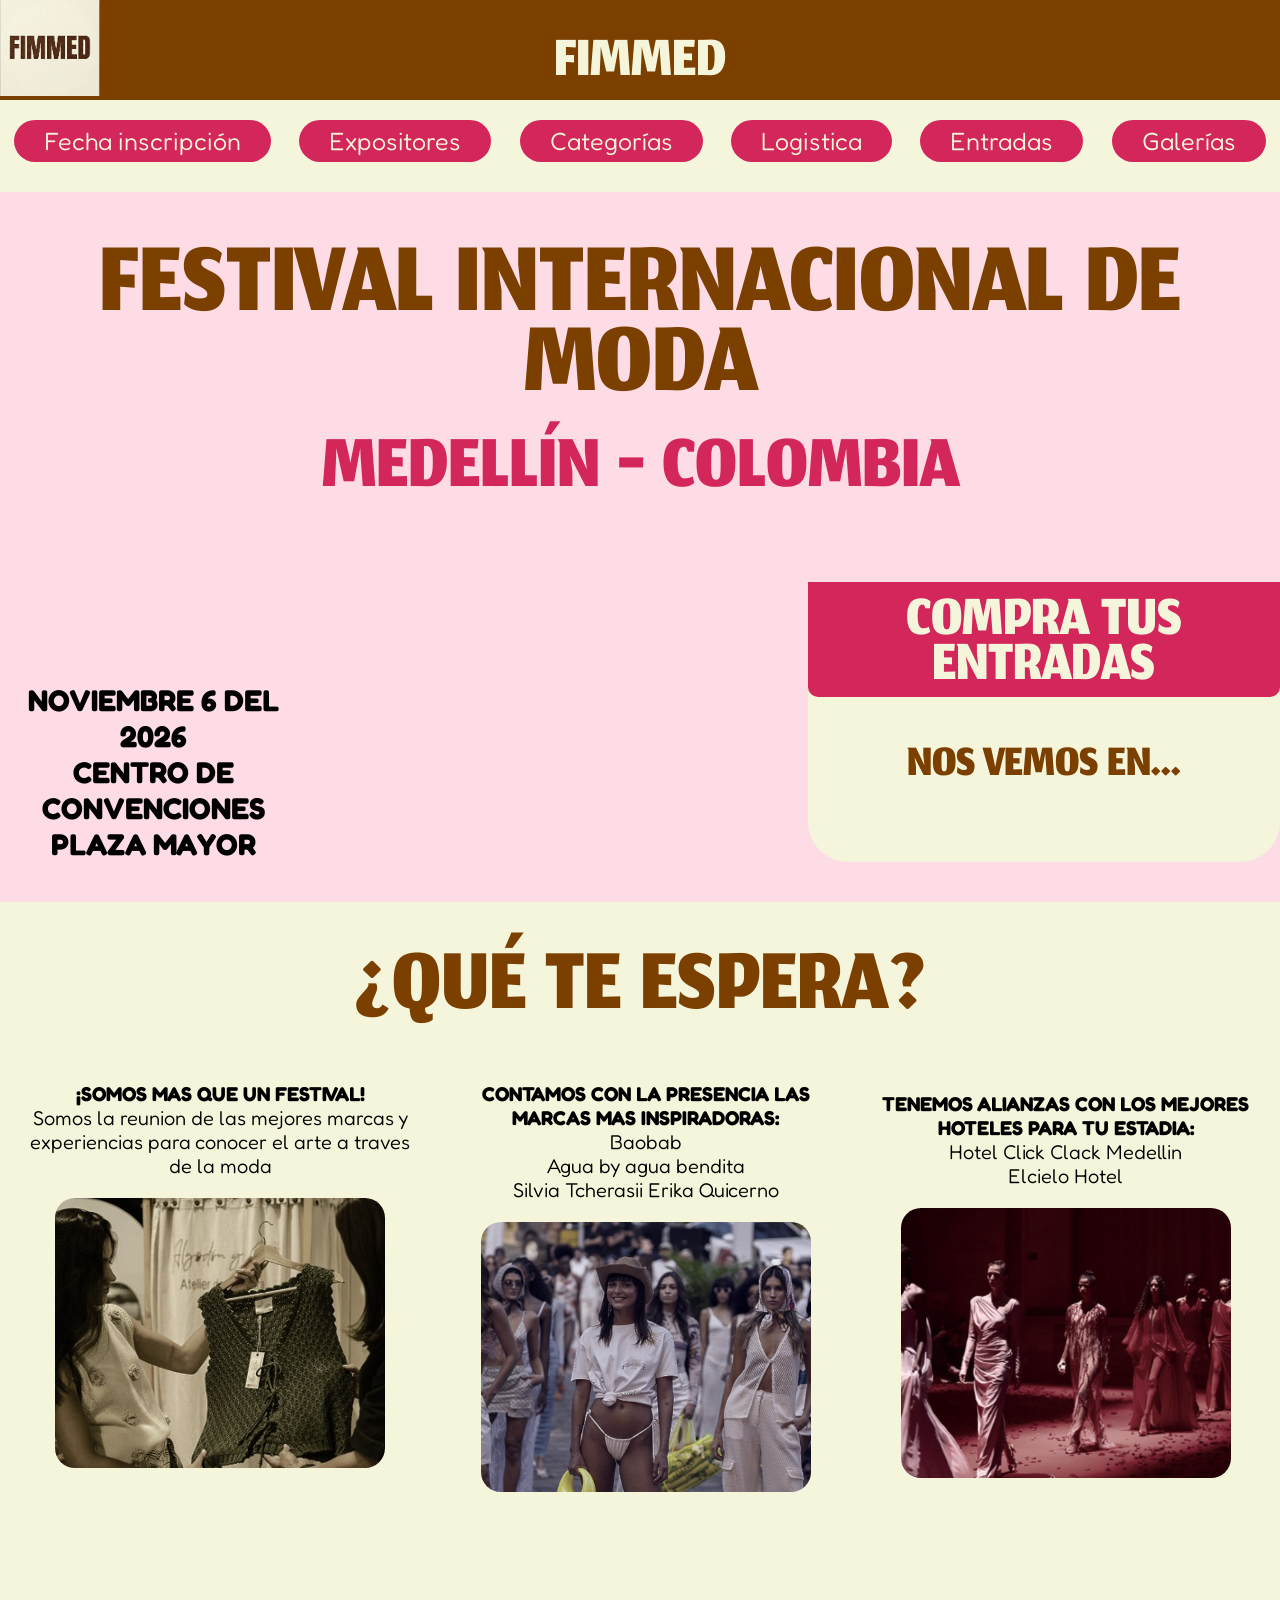
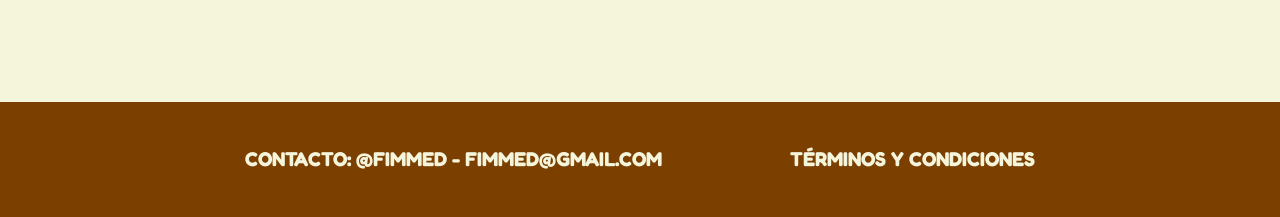
<file: Index.html>
<!DOCTYPE html>
<html lang="en">

<head>
    <meta charset="UTF-8">
    <meta name="viewport" content="width=device-width, initial-scale=1.0">
    <title>diseño</title>
    <link rel="stylesheet" href="../css/estilos.css">
    <link rel="preconnect" href="https://fonts.googleapis.com">
    <link rel="preconnect" href="https://fonts.gstatic.com" crossorigin>
    <link href="https://fonts.googleapis.com/css2?family=Jomhuria&display=swap" rel="stylesheet">
    <link rel="preconnect" href="https://fonts.googleapis.com">
    <link rel="preconnect" href="https://fonts.gstatic.com" crossorigin>
    <link href="https://fonts.googleapis.com/css2?family=Fredoka:wght@300..700&family=Jomhuria&display=swap"
        rel="stylesheet">
</head>

<body>
    <header>
        <h1>FIMMED</h1>
    </header>
    <button>Menú</button>
    <nav> 
        <ul>
            <li><a href="">Fecha inscripción</a></li>
            <li><a href="">Expositores</a></li>
            <li><a href="">Categorías</a></li>
            <li><a href="">Logistica</a></li>
            <li><a href="diseño2.html">Entradas</a></li>
            <li><a href="">Galerías</a></li>
        </ul>
    </nav>
    <div class="intro">

        <h1>FESTIVAL INTERNACIONAL DE MODA</h1>
        <h2>MEDELLÍN - COLOMBIA</h2>
        <div class="intro2">
            <P><b>NOVIEMBRE 6 DEL 2026 <br> CENTRO DE CONVENCIONES <br> PLAZA MAYOR</b></P>

            <div class="reloj">
                <h1 class="buy">COMPRA TUS ENTRADAS</h1>
                <h2>NOS VEMOS EN...</h2>
            </div>
        </div>
    </div>

    <section>
        <h1>¿QUÉ TE ESPERA?</h1>
        <div class="arts">
            <article>
                <p><b>¡SOMOS MAS QUE UN FESTIVAL!</b><br>
                    Somos la reunion de las mejores marcas y experiencias para conocer el arte a traves de la moda </p>
                <img src="../img/art1.png" alt="">
            </article>
            <article>
                <p><b>CONTAMOS CON LA PRESENCIA LAS MARCAS MAS INSPIRADORAS:<br></b>
                    Baobab <br>
                    Agua by agua bendita<br>
                    Silvia Tcherasii
                    Erika Quicerno </p><img src="../img/art2.png" alt="">
            </article>
            <article>
                <p></p><b>TENEMOS ALIANZAS CON LOS MEJORES HOTELES PARA TU ESTADIA:</b><br>
                Hotel Click Clack Medellin <br>
                Elcielo Hotel </p><img src="../img/art3.png" alt="">
            </article>
        </div>
    </section>
     <section class="seccion-dos">
        <h1>¿QUÉ TE ESPERA?</h1>
        <div class="arts">
            <article>
                <p><b>¡SOMOS MAS QUE UN FESTIVAL!</b><br>
                    Somos la reunion de las mejores marcas y experiencias para conocer el arte a traves de la moda </p>
                <img src="../img/art1.png" alt="">
            </article>
            <article>
                <img src="../img/art2.png" alt=""><p><b>CONTAMOS CON LA PRESENCIA LAS MARCAS MAS INSPIRADORAS:<br></b>
                    Baobab <br>
                    Agua by agua bendita<br>
                    Silvia Tcherasii
                    Erika Quicerno </p>
            </article>
            <article>
                <p><b>TENEMOS ALIANZAS CON LOS MEJORES HOTELES PARA TU ESTADIA:</b><br>
                Hotel Click Clack Medellin <br>
                Elcielo Hotel </p><img src="../img/art3.png" alt="">
            </article>
        </div>
     </section>
    <footer>
        <p> <a href=""><b>CONTACTO: @FIMMED - FIMMED@GMAIL.COM</b></a></p>
        <p><a href=""><b>TÉRMINOS Y CONDICIONES </b></a></p>
    </footer>
</body>

</html>
</file>
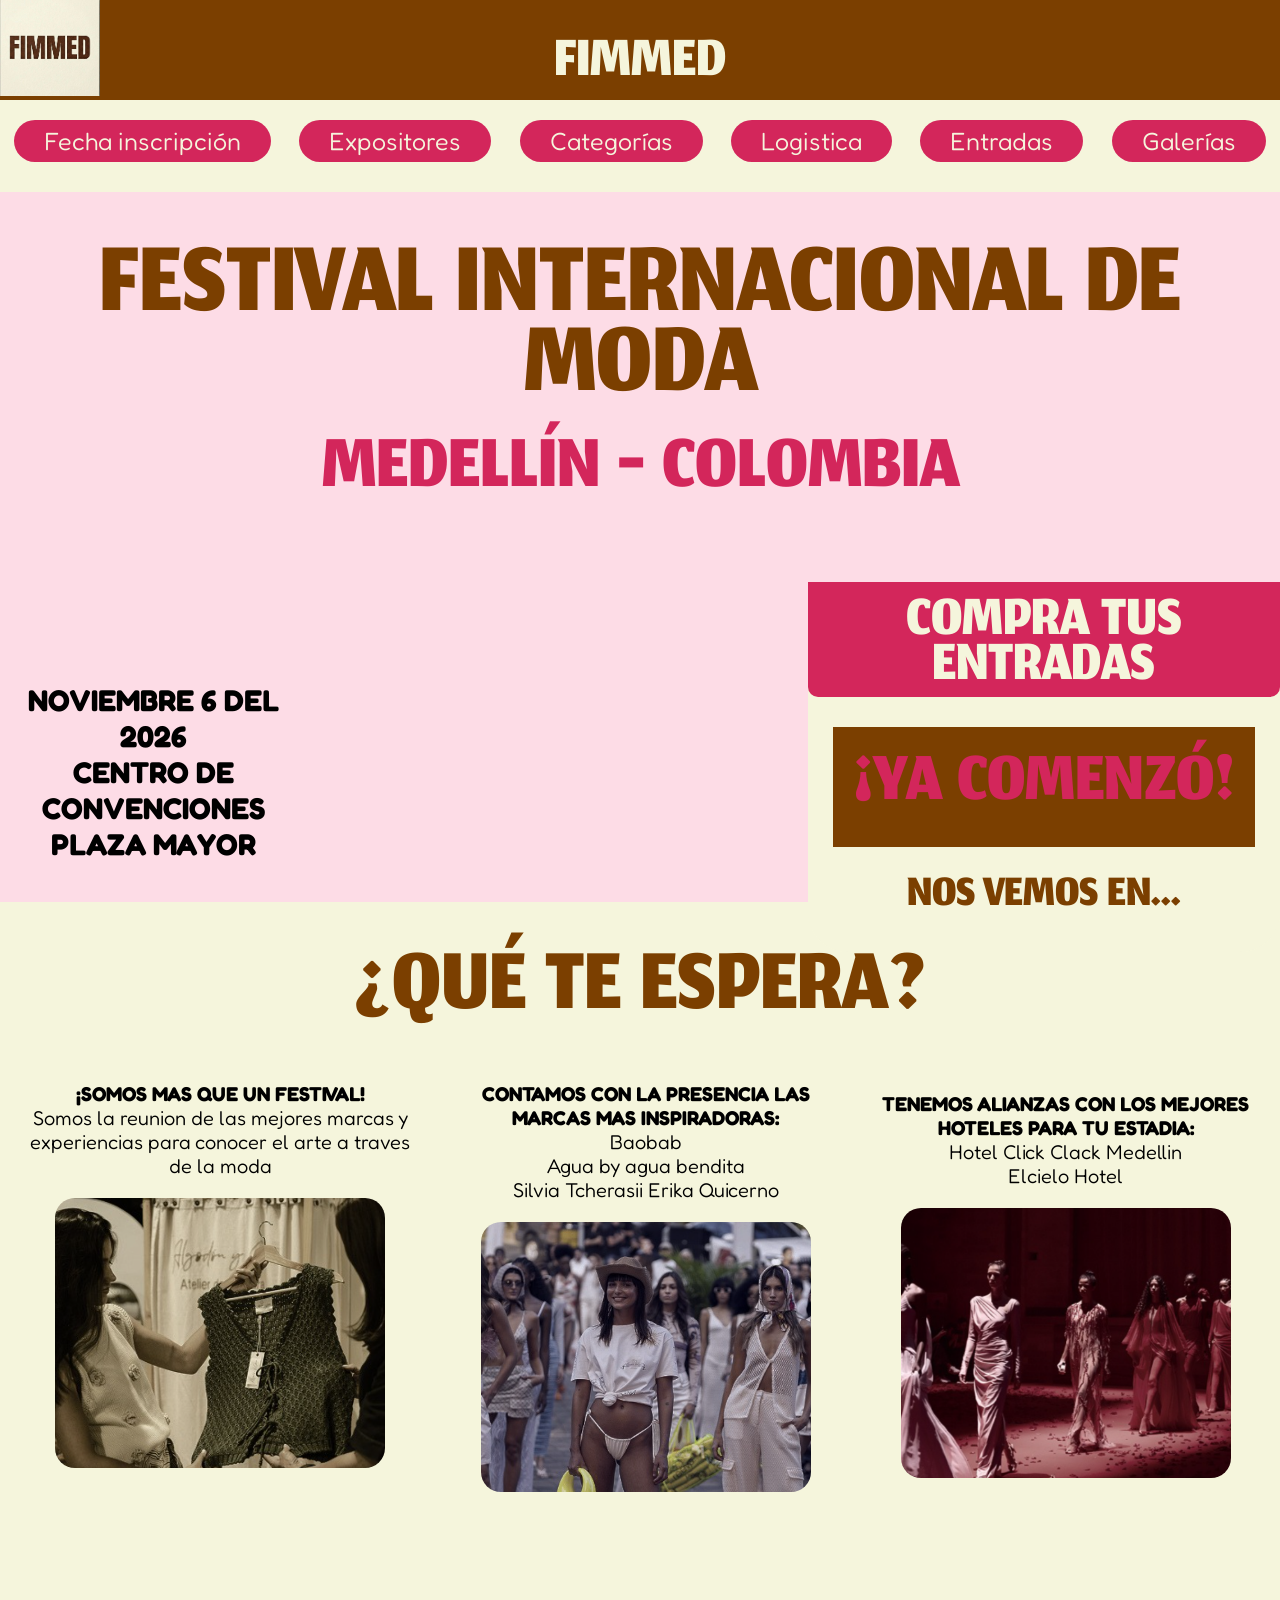
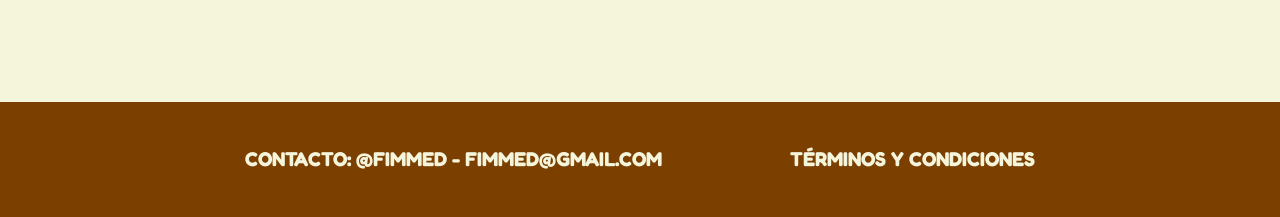
<file: index.html>
<!DOCTYPE html>
<html lang="en">

<head>
    <meta charset="UTF-8">
    <meta name="viewport" content="width=device-width, initial-scale=1.0">
    <title>index</title>
    <link rel="stylesheet" href="css/estilos.css">
    <link rel="preconnect" href="https://fonts.googleapis.com">
    <link rel="preconnect" href="https://fonts.gstatic.com" crossorigin>
    <link href="https://fonts.googleapis.com/css2?family=Jomhuria&display=swap" rel="stylesheet">
    <link rel="preconnect" href="https://fonts.googleapis.com">
    <link rel="preconnect" href="https://fonts.gstatic.com" crossorigin>
    <link href="https://fonts.googleapis.com/css2?family=Fredoka:wght@300..700&family=Jomhuria&display=swap"
        rel="stylesheet">
</head>

<body>
    <header>
        <h1>FIMMED</h1>
    </header>
    <button>Menú</button>
    <nav>
        <ul>
            <li><a href="">Fecha inscripción</a></li>
            <li><a href="">Expositores</a></li>
            <li><a href="categorias.html">Categorías</a></li>
            <li><a href="">Logistica</a></li>
            <li><a href="entradas.html">Entradas</a></li>
            <li><a href="">Galerías</a></li>
        </ul>
    </nav>
    <div class="intro">

        <h1>FESTIVAL INTERNACIONAL DE MODA</h1>
        <h2>MEDELLÍN - COLOMBIA</h2>
        <div class="intro2">
            <P><b>NOVIEMBRE 6 DEL 2026 <br> CENTRO DE CONVENCIONES <br> PLAZA MAYOR</b></P>
            
            <div class="reloj">
                <h1 class="buy">COMPRA TUS ENTRADAS</h1>

                <div class="contador-container">
                    <div class="tiempo-bloque">
                        <span>DÍAS</span>
                        <div class="tarjeta" id="dias">00</div>
                    </div>

                    <span class="separador">:</span>

                    <div class="tiempo-bloque">
                        <span>HORAS</span>
                        <div class="tarjeta" id="horas">00</div>
                    </div>

                    <span class="separador">:</span>

                    <div class="tiempo-bloque">
                        <span>MIN</span>
                        <div class="tarjeta" id="minutos">00</div>
                    </div>
                </div>

                <h2>NOS VEMOS EN...</h2>
            </div>
        </div>
    </div>

    <section>
        <h1>¿QUÉ TE ESPERA?</h1>
        <div class="arts">
            <article>
                <p><b>¡SOMOS MAS QUE UN FESTIVAL!</b><br>
                    Somos la reunion de las mejores marcas y experiencias para conocer el arte a traves de la moda </p>
                <img src="img/art1.png" alt="">
            </article>
            <article>
                <p><b>CONTAMOS CON LA PRESENCIA LAS MARCAS MAS INSPIRADORAS:<br></b>
                    Baobab <br>
                    Agua by agua bendita<br>
                    Silvia Tcherasii
                    Erika Quicerno </p><img src="img/art2.png" alt="">
            </article>
            <article>
                <p></p><b>TENEMOS ALIANZAS CON LOS MEJORES HOTELES PARA TU ESTADIA:</b><br>
                Hotel Click Clack Medellin <br>
                Elcielo Hotel </p><img src="img/art3.png" alt="">
            </article>
        </div>
    </section>
    <section class="seccion-dos">
        <h1>¿QUÉ TE ESPERA?</h1>
        <div class="arts">
            <article>
                <p><b>¡SOMOS MAS QUE UN FESTIVAL!</b><br>
                    Somos la reunion de las mejores marcas y experiencias para conocer el arte a traves de la moda </p>
                <img src="img/art1.png" alt="">
            </article>
            <article>
                <img src="img/art2.png" alt="">
                <p><b>CONTAMOS CON LA PRESENCIA LAS MARCAS MAS INSPIRADORAS:<br></b>
                    Baobab <br>
                    Agua by agua bendita<br>
                    Silvia Tcherasii
                    Erika Quicerno </p>
            </article>
            <article>
                <p><b>TENEMOS ALIANZAS CON LOS MEJORES HOTELES PARA TU ESTADIA:</b><br>
                    Hotel Click Clack Medellin <br>
                    Elcielo Hotel </p><img src="img/art3.png" alt="">
            </article>
        </div>
    </section>
    <footer>
        <p> <a href=""><b>CONTACTO: @FIMMED - FIMMED@GMAIL.COM</b></a></p>
        <p><a href=""><b>TÉRMINOS Y CONDICIONES </b></a></p>
    </footer>
    <script>
    // Definimos la fecha en la que inicia el festival (6 de Noviembre de 2026)
    const fechaEvento = new Date('November 6, 2026 00:00:00').getTime();

    const countdown = setInterval(function() {
        // Obtener la fecha y hora actual
        const ahora = new Date().getTime();
        
        // Calcular la distancia/tiempo restante
        const distancia = fechaEvento - ahora;
        
        // Cálculos de tiempo para Días, Horas y Minutos
        const dias = Math.floor(distancia / (1000 * 60 * 60 * 24));
        const horas = Math.floor((distancia % (1000 * 60 * 60 * 24)) / (1000 * 60 * 60));
        const minutos = Math.floor((distancia % (1000 * 60 * 60)) / (1000 * 60));
        
        // Formatear para que siempre muestre dos dígitos (ej. 06 en lugar de 6)
        const formatoDias = dias < 10 ? '0' + dias : dias;
        const formatoHoras = horas < 10 ? '0' + horas : horas;
        const formatoMinutos = minutos < 10 ? '0' + minutos : minutos;
        
        // Insertar los resultados en las tarjetas correspondientes
        document.getElementById('dias').innerHTML = formatoDias;
        document.getElementById('horas').innerHTML = formatoHoras;
        document.getElementById('minutos').innerHTML = formatoMinutos;
        
        // Si la cuenta regresiva termina
        if (distancia < 0) {
            clearInterval(countdown);
            document.querySelector('.contador-container').innerHTML = "<div class='tarjeta' style='width:auto; padding: 0 20px;'>¡YA COMENZÓ!</div>";
        }
    }, 1000);
</script>
</body>

</html>
</file>
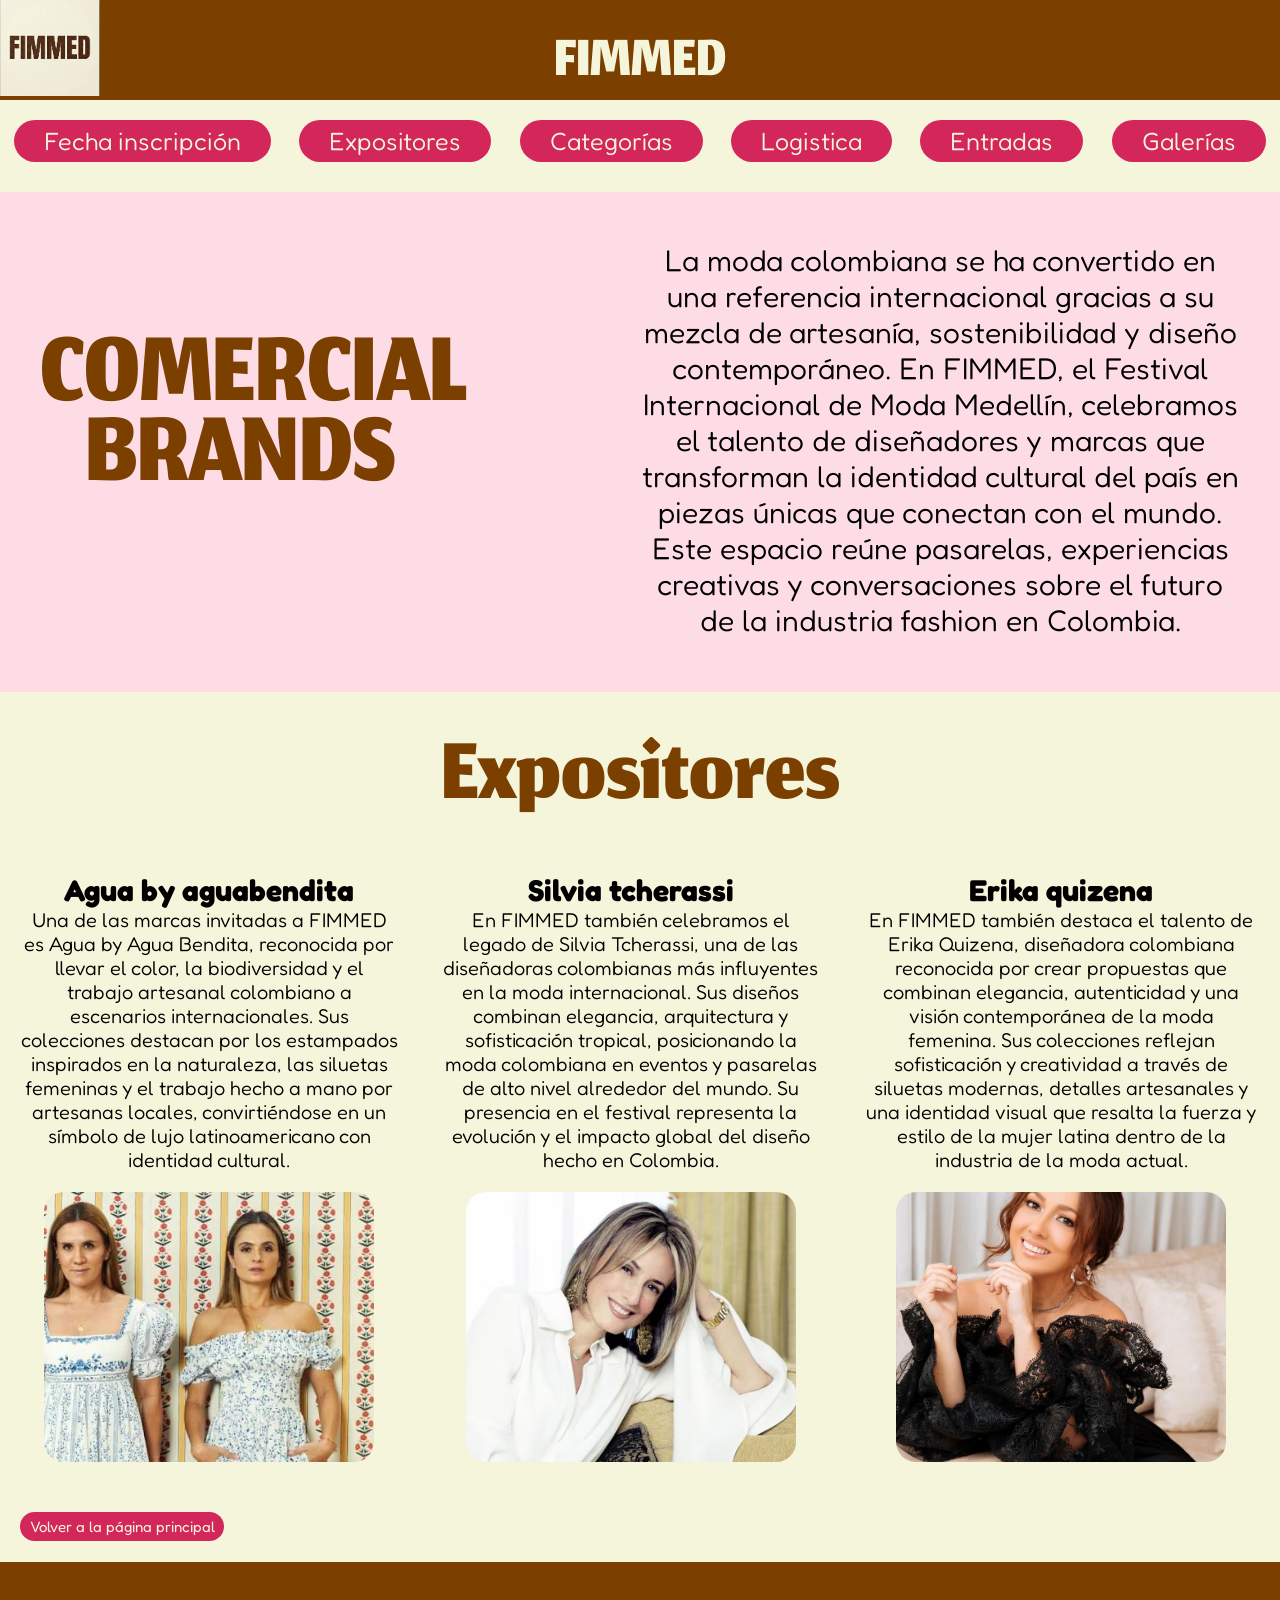
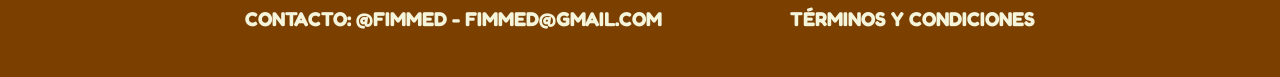
<file: categorias.html>
<!DOCTYPE html>
<html lang="en">

<head>
    <meta charset="UTF-8">
    <meta name="viewport" content="width=device-width, initial-scale=1.0">
    <title>categorias</title>
    <link rel="stylesheet" href="css/estilos.css">
    <link rel="preconnect" href="https://fonts.googleapis.com">
    <link rel="preconnect" href="https://fonts.gstatic.com" crossorigin>
    <link href="https://fonts.googleapis.com/css2?family=Jomhuria&display=swap" rel="stylesheet">
    <link rel="preconnect" href="https://fonts.googleapis.com">
    <link rel="preconnect" href="https://fonts.gstatic.com" crossorigin>
    <link href="https://fonts.googleapis.com/css2?family=Fredoka:wght@300..700&family=Jomhuria&display=swap"
        rel="stylesheet">
</head>

<body>
    <header>
        <h1>FIMMED</h1>
    </header>
    <button>Menú</button>
    <nav>
        <ul>
            <li><a href="">Fecha inscripción</a></li>
            <li><a href="">Expositores</a></li>
            <li><a href="categorias.html">Categorías</a></li>
            <li><a href="">Logistica</a></li>
            <li><a href="entradas.html">Entradas</a></li>
            <li><a href="">Galerías</a></li>
        </ul>
    </nav>
    <div class="intro3">

        <h1>COMERCIAL BRANDS</h1>
        <div class="intro4">
            <P>La moda colombiana se ha convertido en una referencia internacional gracias a su mezcla de artesanía,
                sostenibilidad y diseño contemporáneo. En FIMMED, el Festival Internacional de Moda Medellín, celebramos
                el talento de diseñadores y marcas que transforman la identidad cultural del país en piezas únicas que
                conectan con el mundo. Este espacio reúne pasarelas, experiencias creativas y conversaciones sobre el
                futuro de la industria fashion en Colombia.
            </P>
        </div>
    </div>

    <section class="expo">
        <h1>Expositores</h1>
        <div class="arts">
            <article>
                <h2><b>Agua by aguabendita</b><br></h2>
                <p>Una de las marcas invitadas a FIMMED es Agua by Agua Bendita, reconocida por llevar el color, la
                    biodiversidad y el trabajo artesanal colombiano a escenarios internacionales. Sus colecciones
                    destacan por los estampados inspirados en la naturaleza, las siluetas femeninas y el trabajo hecho a
                    mano por artesanas locales, convirtiéndose en un símbolo de lujo latinoamericano con identidad
                    cultural.
                </p>
                <img src="img/agua.jpeg" alt="">
            </article>
            <article>
                <h2><b>Silvia tcherassi<br></b></h2>
                <p>
                    En FIMMED también celebramos el legado de Silvia Tcherassi, una de las diseñadoras colombianas más
                    influyentes en la moda internacional. Sus diseños combinan elegancia, arquitectura y sofisticación
                    tropical, posicionando la moda colombiana en eventos y pasarelas de alto nivel alrededor del mundo.
                    Su presencia en el festival representa la evolución y el impacto global del diseño hecho en
                    Colombia.
                </p><img src="img/silvia.jpeg" alt="">
            </article>
            <article>
                <h2><b>Erika quizena</b><br></h2>
                <p> En FIMMED también destaca el talento de Erika Quizena, diseñadora colombiana reconocida por crear
                    propuestas que combinan elegancia, autenticidad y una visión contemporánea de la moda femenina. Sus
                    colecciones reflejan sofisticación y creatividad a través de siluetas modernas, detalles artesanales
                    y una identidad visual que resalta la fuerza y estilo de la mujer latina dentro de la industria de
                    la moda actual.
                </p><img src="img/erika.jpeg" alt="">
            </article>
        </div>
    </section>
    <section class="seccion-dos">
        <h1>EXPOSITORES</h1>
        <div class="arts">
            <article class="senoras">
                <h2><b>Agua by aguabendita</b> <br></h2>
                <p>Una de las marcas invitadas a FIMMED es Agua by Agua Bendita, reconocida por llevar el color, la
                    biodiversidad y el trabajo artesanal colombiano a escenarios internacionales. Sus colecciones
                    destacan por los estampados inspirados en la naturaleza, las siluetas femeninas y el trabajo hecho a
                    mano por artesanas locales, convirtiéndose en un símbolo de lujo latinoamericano con identidad
                    cultural.
                </p>
                <img src="img/agua.jpeg" alt="">
            </article>
            <article class="senoras">
               
                <h2><b>Silvia tcherassi<br></b></h2>
                   <p> En FIMMED también celebramos el legado de Silvia Tcherassi, una de las diseñadoras colombianas más
                    influyentes en la moda internacional. Sus diseños combinan elegancia, arquitectura y sofisticación
                    tropical, posicionando la moda colombiana en eventos y pasarelas de alto nivel alrededor del mundo.
                    Su presencia en el festival representa la evolución y el impacto global del diseño hecho en
                    Colombia. </p> <img src="img/silvia.jpeg" alt="">
            </article>
            <article class="senoras">
                <h2><b>Erika quizena</b><br></h2>
                    <p>En FIMMED también destaca el talento de Erika Quizena, diseñadora colombiana reconocida por crear propuestas que combinan elegancia, autenticidad y una visión contemporánea de la moda femenina. Sus colecciones reflejan sofisticación y creatividad a través de siluetas modernas, detalles artesanales y una identidad visual que resalta la fuerza y estilo de la mujer latina dentro de la industria de la moda actual.
 </p><img src="img/erika.jpeg" alt="">
            </article>
        </div>
    </section>
     <div class="home"><a href="index.html">Volver a la página principal</a></div>
    <footer>
        <p> <a href=""><b>CONTACTO: @FIMMED - FIMMED@GMAIL.COM</b></a></p>
        <p><a href=""><b>TÉRMINOS Y CONDICIONES </b></a></p>
    </footer>
</body>

</html>
</file>
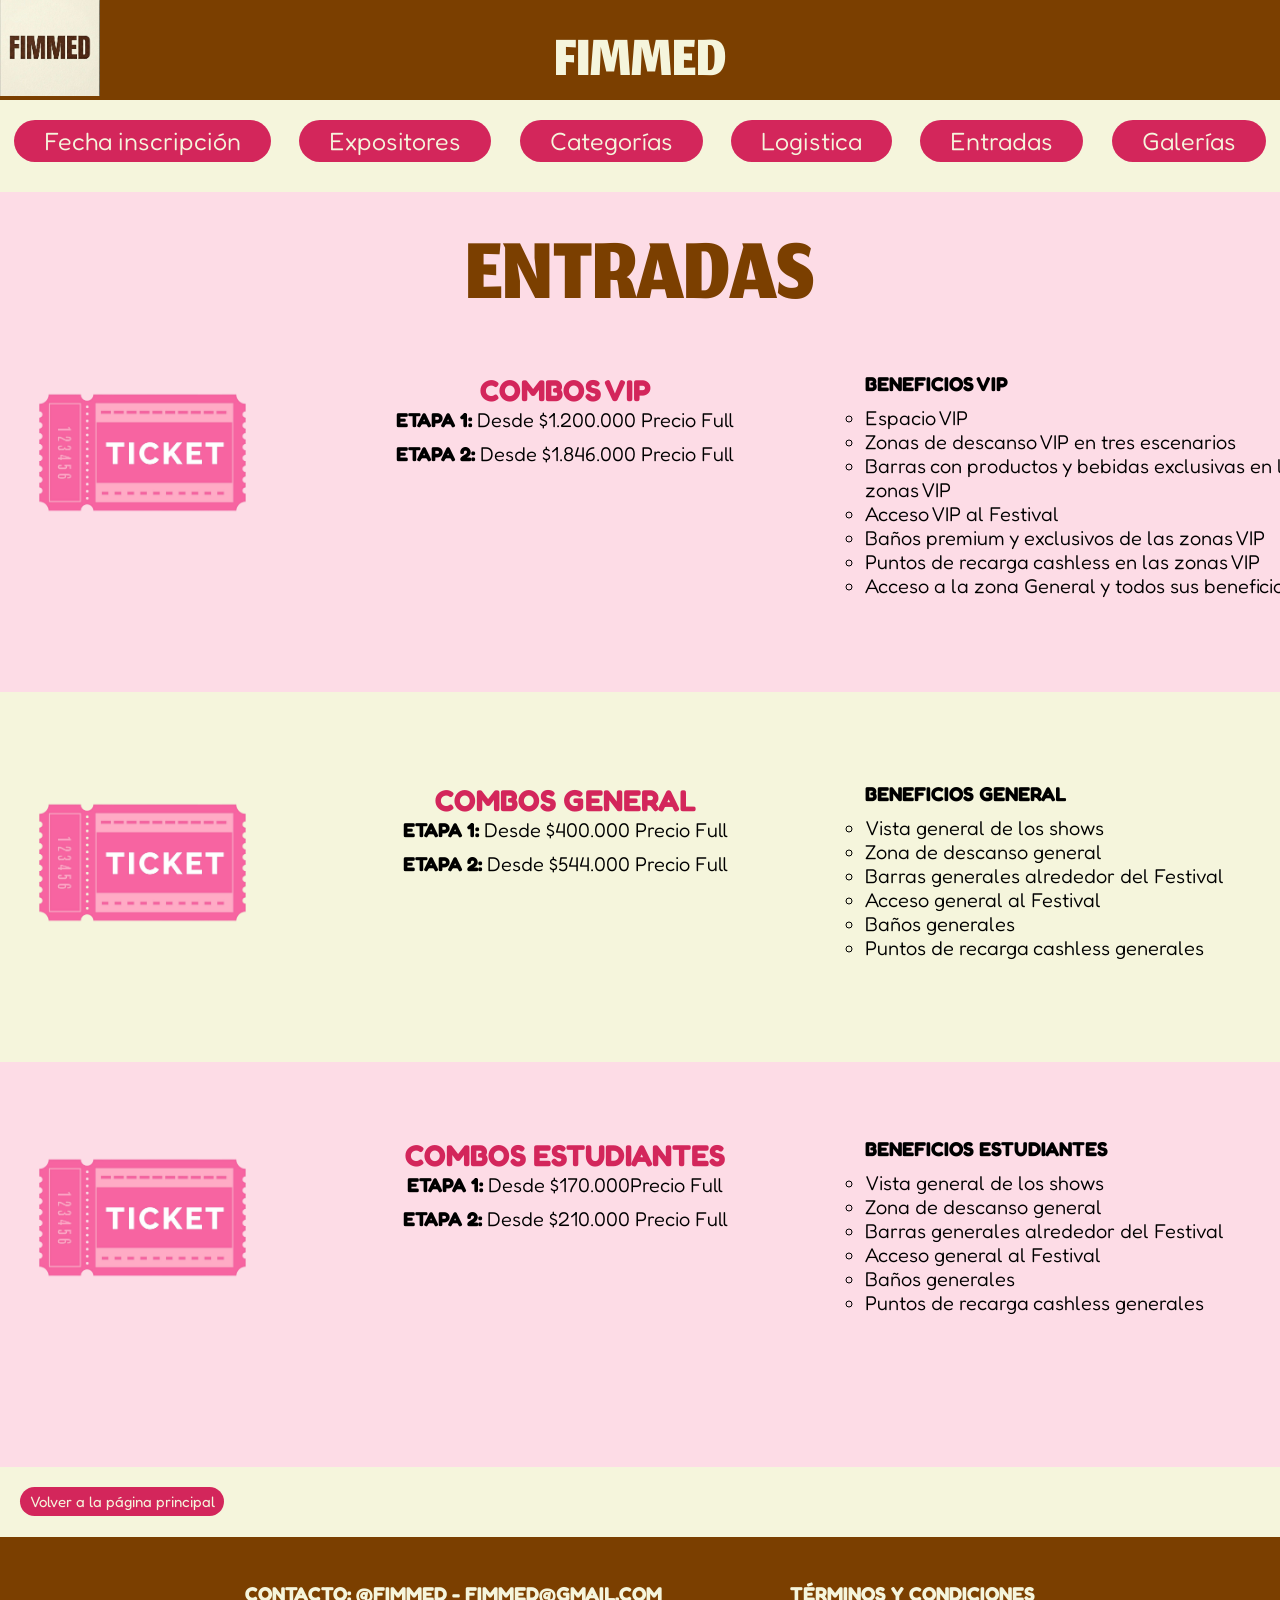
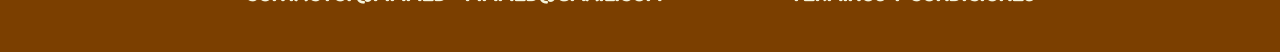
<file: entradas.html>
<!DOCTYPE html>
<html lang="en">

<head>
    <meta charset="UTF-8">
    <meta name="viewport" content="width=device-width, initial-scale=1.0">
    <title>boletas</title>
    <link rel="stylesheet" href="css/estilos.css">
    <link rel="preconnect" href="https://fonts.googleapis.com">
    <link rel="preconnect" href="https://fonts.gstatic.com" crossorigin>
    <link href="https://fonts.googleapis.com/css2?family=Jomhuria&display=swap" rel="stylesheet">
    <link rel="preconnect" href="https://fonts.googleapis.com">
    <link rel="preconnect" href="https://fonts.gstatic.com" crossorigin>
    <link href="https://fonts.googleapis.com/css2?family=Fredoka:wght@300..700&family=Jomhuria&display=swap"
        rel="stylesheet">
</head>

<body>
    <header>
        <h1>FIMMED</h1>
        <button>Menú</button>
    </header>
    <nav>
        <ul>
            <li><a href="">Fecha inscripción</a></li>
            <li><a href="">Expositores</a></li>
            <li><a href="categorias.html">Categorías</a></li>
            <li><a href="">Logistica</a></li>
            <li><a href="">Entradas</a></li>
            <li><a href="">Galerías</a></li>
        </ul>
    </nav>

    <section class="tickets">
        <h1>ENTRADAS</h1>
        <article class="articulos"> <img src="img/ticket-controller-illustration.png" alt="">
                <div class="cont1">
                    <h2>COMBOS VIP</h2>
                    <p><b>ETAPA 1:</b> Desde
                        $1.200.000 Precio Full</p>
                    <p><b> ETAPA 2:</b> Desde
                        $1.846.000 Precio Full</p>
                </div>
                <div class="cont2">
                    <p><b>BENEFICIOS VIP</b>
                    </p>
                    <ul>
                        <li>Espacio VIP
                        </li>
                        <li>Zonas de descanso VIP en tres escenarios
                        </li>
                        <li>Barras con productos y bebidas exclusivas en las zonas VIP
                        </li>
                        <li>Acceso VIP al Festival
                        </li>
                        <li>Baños premium y exclusivos de las zonas VIP
                        </li>
                        <li>Puntos de recarga cashless en las zonas VIP
                        </li>
                        <li>Acceso a la zona General y todos sus beneficios</li>
                    </ul>
                </div>
                <p class="compra"><a href="">COMPRA AQUÍ</a></p>
           
        </article>
    </section>

    <section class="general">
        <article class="articulos"> <img src="img/ticket-controller-illustration.png" alt="">
            <div class="cont1">
                <h2>COMBOS GENERAL</h2>
                <p><b>ETAPA 1:</b> Desde
                    $400.000 Precio Full</p>
                <p><b> ETAPA 2:</b> Desde
                    $544.000 Precio Full</p>
            </div>
            <div class="cont2">
                <p><b>BENEFICIOS GENERAL</b>
                </p>
                <ul>
                    <li>Vista general de los shows</li>
                    <li>Zona de descanso general</li>
                    <li>Barras generales alrededor del Festival
                    <li>Acceso general al Festival</li>
                    <li>Baños generales</li>
                    <li>Puntos de recarga cashless generales </li>
                </ul>
            </div>
            <p class="compra"><a href="">COMPRA AQUÍ</a></p>
        </article>
    </section>

    <section class="student">
        <article class="articulos"> <img src="img/ticket-controller-illustration.png" alt="">
            <div class="cont1">
                <h2>COMBOS ESTUDIANTES</h2>
                <p><b>ETAPA 1:</b> Desde
                    $170.000Precio Full</p>
                <p><b> ETAPA 2:</b> Desde
                    $210.000 Precio Full</p>
            </div>
            <div class="cont2">
                <p><b>BENEFICIOS ESTUDIANTES</b>
                </p>
                <ul>
                    <li>Vista general de los shows</li>
                    <li>Zona de descanso general</li>
                    <li>Barras generales alrededor del Festival
                    <li>Acceso general al Festival</li>
                    <li>Baños generales</li>
                    <li>Puntos de recarga cashless generales </li>
                </ul>
            </div>
            <p class="compra"><a href="">COMPRA AQUÍ</a></p>
        </article>
    </section>
     <div class="home"><a href="index.html">Volver a la página principal</a></div>
    <footer>
        <p> <a href=""><b>CONTACTO: @FIMMED - FIMMED@GMAIL.COM</b></a></p>
        <p><a href=""><b>TÉRMINOS Y CONDICIONES </b></a></p>
    </footer>
</body>

</html>
</file>
<file: css/estilos.css>
* {
    padding: 0;
    margin: 0;

}

    body {
        background-color: #f5f5dc;
    }

    header {
        height: 100px;
        background-color: #7b3f00;
        background-image: url(../img/Logo.jpeg);
        background-size: 100px;
        background-repeat: no-repeat;
    }

    header h1 {
        font-family: "Jomhuria", serif;
        font-weight: 400;
        font-style: normal;
        text-align: center;
        font-size: 90px;
        color: #f5f5dc;
        padding-top: 20px;
    }
button{
    display: none;
}
    nav {
        padding-top: 20px;
        padding-bottom: 30px;
    }

    nav ul {
        display: flex;
        justify-content: space-around;
        list-style: none;

    }

    nav ul li {
        background-color: #d3265b;
        padding: 6px 30px;
        border-radius: 25px;
    }

    nav ul li a:link,
    nav ul li a:visited {
        text-decoration: none;
        color: #f5f5dc;
        font-family: "Fredoka", sans-serif;
        font-optical-sizing: auto;
        font-weight: 350;
        font-style: normal;
        font-variation-settings:
            "wdth" 100;
        font-size: 25px;

    }

    nav ul li:hover {
        text-decoration-line: overline;
        color: #f5f5dc;
        box-shadow: 2px 5px 0px 2px #7b3f00;
    }

    .intro {
        padding-top: 60px;
        height: 650px;
        background-color: #fddce6;
    }

    .intro h1 {
        font-family: "Jomhuria", serif;
        font-weight: 400;
        font-style: normal;
        text-align: center;
        font-size: 160px;
        color: #7b3f00;
        line-height: 0.5;
    }

    .intro h2 {
        font-family: "Jomhuria", serif;
        font-weight: 400;
        font-style: normal;
        text-align: center;
        font-size: 120px;
        color: #d3265b;

    }

    .intro p {
        font-family: "Fredoka", sans-serif;
        font-optical-sizing: auto;
        font-weight: 350;
        font-style: normal;
        text-align: center;
        font-size: 30px;
        padding-top: 150px;
    }

    .intro2 {
        display: flex;
        justify-content: center;
        gap: 500px;
    }

 .reloj {
    font-family: "Jomhuria", serif;
    font-weight: 400;
    font-style: normal;
    background-color: #f5f5dc;
    width: 600px;
    border-radius: 40px;
    height: auto; 
    padding-bottom: 20px;
    margin-top: 50px;
    display: flex;
    flex-direction: column;
    align-items: center;
    position: relative;
}
.reloj h1{
    color: #f5f5dc;
    padding-top: 20px;
    font-size: 90px;
}

.buy {
    font-size: 20px; 
    background-color: #d3265b;
    width: auto;
    padding: 5px 25px;
    border-radius: 0 0 10px 10px; 
    margin-bottom: 20px;
    text-align: center;
}


.contador-container {
    display: flex;
    justify-content: center;
    align-items: flex-end;
    gap: 10px;
    width: 100%;
    margin-top: 10px;
}

.tiempo-bloque {
    display: flex;
    flex-direction: column;
    align-items: center;
}


.tiempo-bloque span:first-child {
    font-family: "Fredoka", sans-serif;
    font-size: 18px;
    font-weight: bold;
    color: #d3265b;
    margin-bottom: 5px;
}


.tarjeta {
    background-color: #7b3f00;
    color: #d3265b;
    font-size: 110px;
    width: 100px;
    height: 120px;
    display: flex;
    justify-content: center;
    align-items: center;
    line-height: 1;
}


.separador {
    font-size: 90px;
    color: #7b3f00;
    line-height: 1.4;
    padding: 0 5px;
}


.reloj h2 {
    font-size: 70px;
    color: #7b3f00;
    margin-top: 15px;
    padding-top: 0; 
    line-height: 1;}

    section {
        height: 650px;
    }

    section h1 {
        font-family: "Jomhuria", serif;
        font-weight: 400;
        font-style: normal;
        text-align: center;
        font-size: 140px;
        color: #7b3f00;
        padding-top: 20px;

    }

    article {
        font-family: "Fredoka", sans-serif;
        font-optical-sizing: auto;
        font-weight: 350;
        font-style: normal;
        text-align: center;
        font-size: 20px;
        padding: 20px;
        max-width: 400px;
    }

    article p {
        padding-bottom: 10px;
    }

    article img {
        height: 270px;
        width: 330px;
        object-fit: cover;
        border-radius: 30px;
        padding: 10px;
    }

    .arts {
        display: flex;
        column-count: 3;
        justify-content: center;
    }
.home{
    height: 30px;
    padding: 20px;
}
    .home a:link, .home a:visited{
        display:flex;
        justify-content: center;
         background-color: #d3265b;
         width: 200px;
        padding: 5px 2px;
        border-radius: 25px;
        text-decoration: none;
        color: #f5f5dc;
        font-family: "Fredoka", sans-serif;
        font-optical-sizing: auto;
        font-style: normal;
        font-size: 15px;
    }
    .home :hover{
 text-decoration-line: overline;
        color: #f5f5dc;
        box-shadow: 2px 5px 0px 2px #7b3f00;

    }
    footer {
        height: 70px;
        background-color: #7b3f00;
        display: flex;
        flex-direction: row;
        gap: 10%;
        justify-content: center;
        padding-top: 45px;
    }

    footer p a:link,
    footer p a:visited {
        color: #f5f5dc;
        font-family: "Fredoka", sans-serif;
        font-optical-sizing: auto;
        font-weight: 350;
        font-style: normal;
        text-align: center;
        font-size: 20px;
        text-decoration: none;
    }

    footer p a:hover {
        text-decoration-line: overline;
        color: #f5f5dc;
    }
    .seccion-dos{
        display: none;
    }





.tickets{
    justify-content: center;
    background-color: #fddce6;
    height: 450px; 
    padding-bottom: 50px;
    margin-bottom: 70px;
}
.general{
     height: 200px;
    padding-bottom: 100px;
}
.student{
    background-color: #fddce6;
    padding-top: 55px;
     height: 350px;
     
}
.articulos{
    display: flex;
  columns: 3;  
  column-gap: 100px;
}
.cont1 h2{
    color: #d3265b;
}
.cont1 p{
    width: 400px;
}
.cont2 p{
 width: 450px;
 text-align: left;
}
.cont2 ul{
    text-align: left;
list-style:circle;
}
.compra{
      background-color: #d3265b;
  padding: 6px 30px;
        border-radius: 25px;
        height: 45px;
    margin-top: 60px;
}

.articulos img{
    height: 150px;
    object-fit: cover;
    
}

    Article a:link, article a:visited{
text-decoration: none;
        color: #f5f5dc;
        font-family: "Fredoka", sans-serif;
        font-optical-sizing: auto;
        font-weight: 350;
        font-style: normal;
        font-size: 20px;
      width: 300px;
    }

    article .compra:hover {
        text-decoration-line: overline;
        color: #f5f5dc;
        box-shadow: 2px 5px 0px 2px #7b3f00;
    }






.intro3{
        height: 500px;
        background-color: #fddce6;
        display: flex;
        gap:200px;
        justify-content: center;
}
.intro3 h1{
     font-family: "Jomhuria", serif;
        font-weight: 400;
        font-style: normal;
        text-align: center;
        font-size: 160px;
        color: #7b3f00;
        line-height: 0.5;
        padding-top: 150px;
        width: 400px;
    }

.intro3 p {
        font-family: "Fredoka", sans-serif;
        font-optical-sizing: auto;
        font-weight: 350;
        font-style: normal;
        text-align: center;
        font-size: 30px;
        padding-top: 50px;
        width: 600px;
    }

section{
    height: 800px;
}








@media (max-width: 992px){
   header{
    margin-bottom: 20px;
}
nav{
    height: 15px;
}
 nav ul{
        display: none;
    }
      nav ul{
        display: none; }
         .dropdown {
        background-color: #d3265b;
        padding: 6px 30px;
        border-radius: 25px;
        width: 50px;
        display: flex;
        justify-content: center;
        position: absolute;
        right: 20px;
    }
   button {
        background-color: #d3265b;
        padding: 5px 2px;
        border-radius: 25px;
       border: 0;
        width: 150px;
        display: flex;
        justify-content: center;
        position: absolute;
        right: 20px;
        text-decoration: none;
        color: #f5f5dc;
        font-family: "Fredoka", sans-serif;
        font-optical-sizing: auto;
        font-weight: 350;
        font-style: normal;
        font-variation-settings:
            "wdth" 100;
        font-size: 25px;
    }
 button:hover{
        text-decoration-line: overline;
        color: #f5f5dc;
        box-shadow: 2px 5px 0px 2px #7b3f00;
   }
 .intro{
        height: 750px;}
    .intro2{
        display: flex;
        flex-direction: column;
       gap:0px;
       align-items: center;
    }
   .intro h1{
font-size: 100px; }
   .intro p{
    padding:30px;
    font-size: 25px;
   }
   .intro h2{
    font-size: 80px;
   }
   .reloj h1{
    font-size: 60px;
   }
   .reloj h2{
    font-size: 60px;}

   .arts{
    display: flex;
    flex-wrap: wrap;
   
   }
   article{
    font-size: 15px;
    width: 300px;
   }
   article img{
    width: 260px;
    height: 200px;
   }
   section{
    height: 890px;}
    .home{
        display: block;
    }





  .tickets{
    height: 500px;
    margin-bottom: 10px;
    padding-bottom: 30px;
    justify-items: center;
   }
 
   .general{
    display: flex;
    flex-wrap: wrap;
justify-content: center;
     height: 250px;
     
   } 
   .student{
     display: flex;
    flex-wrap: wrap;
    padding-bottom: 20px;
    padding-top: 10px;
    justify-content: center;
   }
   .compra{
    margin-left: 65px;
    height: 25px;
    margin-top: 20px;
   }
  
   .articulos{
    display: flex;
    flex-wrap: wrap;
    padding-left: 100px;
    padding-right: 100px;
   }
.articulos img{
display: none;
}
.cont1 h2{
    margin-top: 0;
    padding-bottom: 20px;
}
.cont1 p{
    width: 300px;
    display: flex;
    flex-wrap: wrap;

}  

.intro3{
    display: flex;
    flex-wrap: wrap;
    height: 700px;
    gap:0;
}
.intro3 h1{
    padding-bottom: 0;
    padding-top: 50px;
    height: 60px; 
}

.intro4{
 justify-content: center;
 gap: 0;
 margin: 0;
 padding: 0;
}
.expo{
    height: 1150px;
}


}


@media (max-width: 768px){
header{
    margin-bottom: 20px;
}
nav{
    height:15px;
}
    nav ul{
        display: none; }
    button {
        background-color: #d3265b;
        padding: 5px 2px;
        border-radius: 25px;
       border: 0;
        width: 150px;
        display: flex;
        justify-content: center;
        position: absolute;
        right: 20px;
        text-decoration: none;
        color: #f5f5dc;
        font-family: "Fredoka", sans-serif;
        font-optical-sizing: auto;
        font-weight: 350;
        font-style: normal;
        font-variation-settings:
            "wdth" 100;
        font-size: 25px;
    }
 button:hover{
        text-decoration-line: overline;
        color: #f5f5dc;
        box-shadow: 2px 5px 0px 2px #7b3f00;
   }
    .intro{
        height: 800px;}
    .intro2{
        display: flex;
        flex-wrap: wrap;
       gap:50px;}
   .intro h1{
font-size: 90px; }
   .intro p{
    padding:30px;
    font-size: 25px;
   }
   .intro h2{
    font-size: 80px;
   }
   .reloj h1{
    font-size: 60px;
   }
   .reloj h2{
    font-size: 60px;} 
    section{
        display: none;
    }
 .seccion-dos{
        display: contents;
    }
   .seccion-dos .arts{
   display: flex;
   flex-wrap: wrap;
   }
   .seccion-dos article{
    font-size: 12px;
    width: 600px;
    display: flex;
    text-align: left;
   }
   article img{
    width: 200px;
    height: 150px;
   }
  .seccion-dos p{
    padding-top: 40px;
  }
   .seccion-dos{
    height: 1170px;
   }
   .seccion-dos h1{
    font-size: 90px;
   }
   footer{
    display: flex;
    flex-wrap: wrap;
    padding: 15px;
   }




  .tickets{
    display:flex;
    flex-wrap: wrap;
    height: 500px;
    margin-bottom: 10px;
    padding-bottom: 30px;

   }
 
   .general{
    display: flex;
    flex-wrap: wrap;
justify-content: center;
     height: 250px;
     
   } 
   .student{
     display: flex;
    flex-wrap: wrap;
    padding-bottom: 20px;
    padding-top: 10px;
    justify-content: center;
   }
   .compra{
    margin-left: 65px;
    height: 25px;
    margin-top: 20px;
   }
  
   .articulos{
    display: flex;
    flex-wrap: wrap;
    padding-left: 100px;
    padding-right: 100px;
   }
.articulos img{
display: none;
}
.cont1 h2{
    margin-top: 0;
    padding-bottom: 20px;
}
.cont1 p{
    width: 300px;
    display: flex;
    flex-wrap: wrap;
   
}  

.senoras{
    width: 200px;
    display: flex;
    flex-wrap: wrap;
}

   }
</file>
